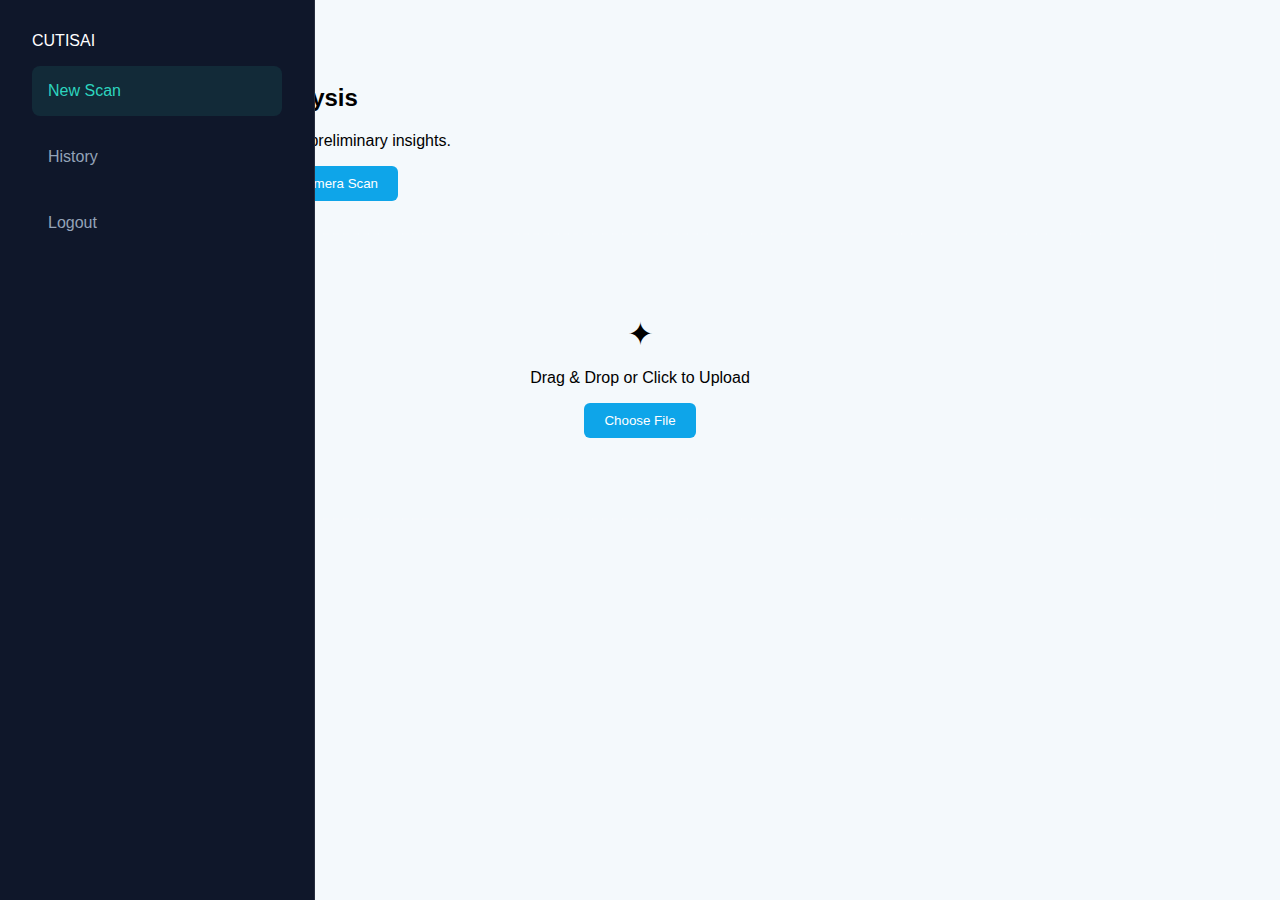
<file: dashboard.html>
<!DOCTYPE html>
<html lang="en">
<head>
    <meta charset="UTF-8">
    <meta name="viewport" content="width=device-width, initial-scale=1.0">
    <title>Analysis Dashboard | Cutis AI</title>
    <link rel="stylesheet" href="style.css">
    <link rel="stylesheet" href="dash-style.css">
</head>
<body class="dash-layout">

    <aside class="sidebar">
        <div class="logo">CUTIS<span>AI</span></div>
        <nav>
            <a href="#" class="active">New Scan</a>
            <a href="#">History</a>
            <a href="index.html">Logout</a>
        </nav>
    </aside>

    <main class="content">
    <header>
        <h2>AI-Assisted Skin Analysis</h2>
        <p>Choose your preferred method for preliminary insights.</p>
    </header>

    <div class="selection-grid" style="display: flex; gap: 20px; margin-bottom: 30px;">
        <button class="btn btn-outline" id="btn-upload-mode">📁 Upload Image</button>
        <button class="btn btn-primary" id="id-start-camera">📸 Live Camera Scan</button>
    </div>

    <div id="camera-container" class="glass-card" style="display: none; padding: 20px; text-align: center;">
        <video id="webcam" autoplay playsinline style="width: 100%; max-width: 500px; border-radius: 15px; background: #000;"></video>
        <canvas id="photo-canvas" style="display: none;"></canvas>
        <div style="margin-top: 15px;">
            <button class="btn btn-primary" id="btn-capture">Capture & Analyze</button>
            <button class="btn btn-outline" id="btn-cancel-cam">Cancel</button>
        </div>
    </div>

    <div class="glass-card upload-zone" id="drop-zone">
        <div class="upload-icon">✦</div>
        <p>Drag & Drop or Click to Upload</p>
        <input type="file" id="file-input" hidden>
        <button class="btn btn-primary" onclick="document.getElementById('file-input').click()">Choose File</button>
    </div>

    <section class="results-grid" id="results-view" style="display: none; margin-top: 30px;">
        <div class="glass-card">
            <h4>Visual Preview</h4>
            <div id="image-preview" style="width: 100%; height: 250px; background: #1e293b; border-radius: 12px; margin-top: 10px;"></div>
        </div>
        <div class="glass-card">
            <h4>Preliminary Insights</h4>
            <div id="analysis-status" class="status-badge" style="color: #2dd4bf; margin: 10px 0;">Processing...</div>
            <p id="insight-text" style="display: none; color: #94a3b8;">
                AI identified visual patterns common in <strong>Visible Skin Irregularities</strong>.
            </p>
        </div>
    </section>
</main>
    <script src="script.js"></script>
</body>
</html>
</file>
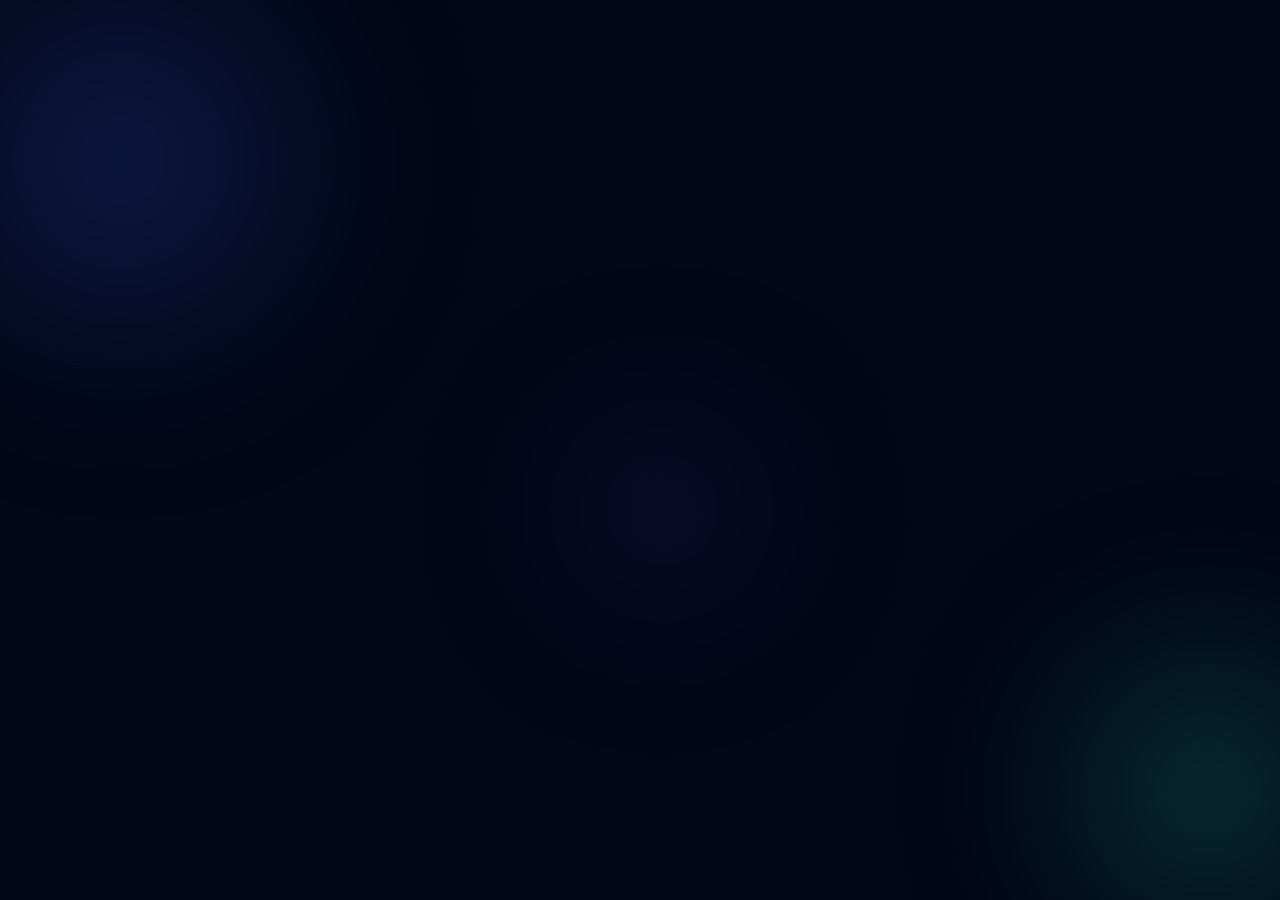
<file: login.html>
<!DOCTYPE html>
<html lang="en">
<head>
  <meta charset="UTF-8" />
  <meta name="viewport" content="width=device-width, initial-scale=1.0" />
  <title>Cutis AI - Secure Access</title>

  <!-- Google Fonts -->
  <link rel="preconnect" href="https://fonts.googleapis.com">
  <link rel="preconnect" href="https://fonts.gstatic.com" crossorigin>
  <link href="https://fonts.googleapis.com/css2?family=Manrope:wght@400;500;600&family=Space+Grotesk:wght@600;700&display=swap" rel="stylesheet">

  <!-- CSS -->
  <link rel="stylesheet" href="design_login.css">
</head>
<body>

  <!-- Animated Background -->
  <div class="ambient-background">
    <div class="blob blob-1"></div>
    <div class="blob blob-2"></div>
    <div class="blob blob-3"></div>
  </div>

  <main class="login-wrapper">
    <div class="login-card">

      <!-- Header -->
      <header class="card-header">
        <h1 class="brand-name">Cutis AI</h1>
        <p class="subtitle">AI-Powered Skin Health Platform</p>
      </header>

      <!-- Login Form -->
      <form class="login-form" onsubmit="login(event)">

        <div class="input-group">
          <label for="email">Email Address</label>
          <input
            type="email"
            id="email"
            placeholder="dr.smith@hospital.com"
            required
          />
        </div>

        <div class="input-group">
          <label for="password">Password</label>
          <input
            type="password"
            id="password"
            placeholder="••••••••"
            required
          />
        </div>

        <button type="submit" class="btn-primary">
          Access Portal →
        </button>

      </form>

      <!-- Footer -->
      <footer class="card-footer">
        <div class="secure-badge">
          🔒 Secure medical-grade authentication
        </div>
      </footer>

    </div>
  </main>

  <!-- JS -->
  <script src="login_js.js"></script>
</body>
</html>
</file>
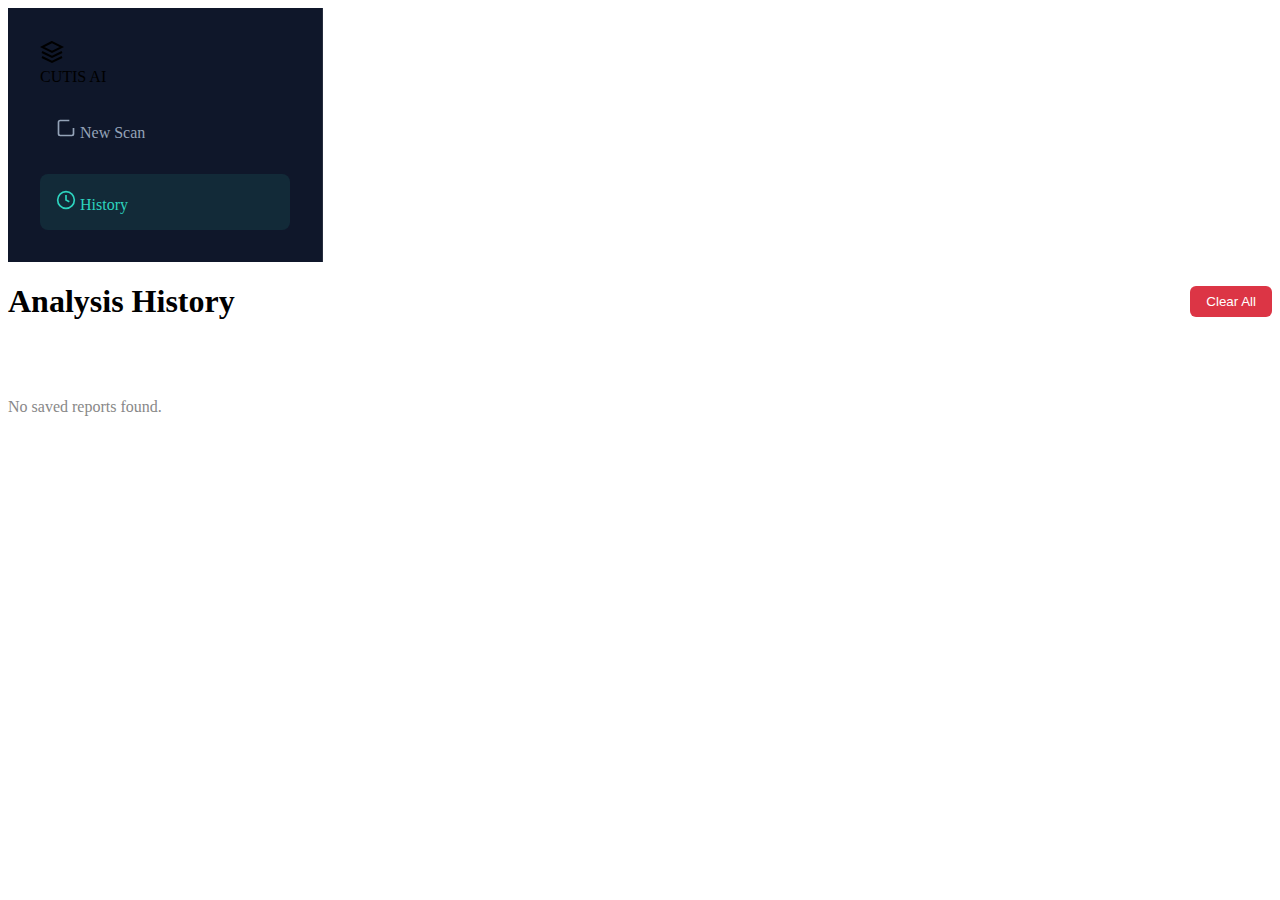
<file: Dashboard_page/history.html>
<!DOCTYPE html>
<html lang="en">
<head>
    <meta charset="UTF-8">
    <meta name="viewport" content="width=device-width, initial-scale=1.0">
    <title>Cutis AI - History</title>
    <link rel="stylesheet" href="dash-style.css">
    <link href="https://fonts.googleapis.com/css2?family=Inter:wght@300;400;500;600;700&display=swap" rel="stylesheet">
    <style>
        /* History Specific Styles */
        .history-grid {
            display: grid; grid-template-columns: repeat(auto-fill, minmax(280px, 1fr)); gap: 20px; padding: 20px 0;
        }
        .history-card {
            background: #1e1e24; border: 1px solid #333; border-radius: 12px; overflow: hidden;
            transition: transform 0.2s;
        }
        .history-card:hover { transform: translateY(-5px); }
        .card-img { width: 100%; height: 160px; object-fit: cover; border-bottom: 1px solid #333; }
        .card-body { padding: 15px; color: #e0e0e0; }
        .card-badge { 
            display: inline-block; padding: 4px 8px; background: rgba(79, 172, 254, 0.2); 
            color: #4facfe; border-radius: 4px; font-size: 12px; margin-bottom: 8px; font-weight: bold;
        }
        .card-meta { font-size: 0.8rem; color: #888; margin-top: 10px; border-top: 1px solid #333; padding-top: 8px; }
        .btn-clear { background: #dc3545; color: white; border: none; padding: 8px 16px; border-radius: 6px; cursor: pointer; }
    </style>
</head>
<body>
    <div class="dashboard-container">
        <aside class="sidebar">
            <div class="sidebar-header">
                <div class="logo-icon">
                    <svg width="24" height="24" viewBox="0 0 24 24" fill="none" stroke="currentColor" stroke-width="2"><path d="M12 2L2 7l10 5 10-5-10-5zM2 17l10 5 10-5M2 12l10 5 10-5"/></svg>
                </div>
                <span class="brand-name">CUTIS AI</span>
            </div>
            <nav class="sidebar-nav">
                <a href="dashboard.html" class="nav-item">
                    <svg width="20" height="20" viewBox="0 0 24 24" fill="none" stroke="currentColor" stroke-width="2"><path d="M21 12v7a2 2 0 0 1-2 2H5a2 2 0 0 1-2-2V5a2 2 0 0 1 2-2h11"></path><line x1="9" y1="9" x2="9.01" y2="9"></line><line x1="9" y1="13" x2="9.01" y2="13"></line><line x1="9" y1="17" x2="9.01" y2="17"></line><line x1="13" y1="9" x2="13.01" y2="9"></line><line x1="13" y1="13" x2="13.01" y2="13"></line><line x1="13" y1="17" x2="13.01" y2="17"></line></svg>
                    New Scan
                </a>
                <a href="history.html" class="nav-item active">
                    <svg width="20" height="20" viewBox="0 0 24 24" fill="none" stroke="currentColor" stroke-width="2"><circle cx="12" cy="12" r="10"></circle><polyline points="12 6 12 12 16 14"></polyline></svg>
                    History
                </a>
            </nav>
        </aside>

        <main class="main-content">
            <div style="display: flex; justify-content: space-between; align-items: center; margin-bottom: 20px;">
                <h1>Analysis History</h1>
                <button onclick="clearHistory()" class="btn-clear">Clear All</button>
            </div>
            <div id="history-grid" class="history-grid"></div>
        </main>
    </div>
    <script src="history.js"></script>
</body>
</html>
</file>
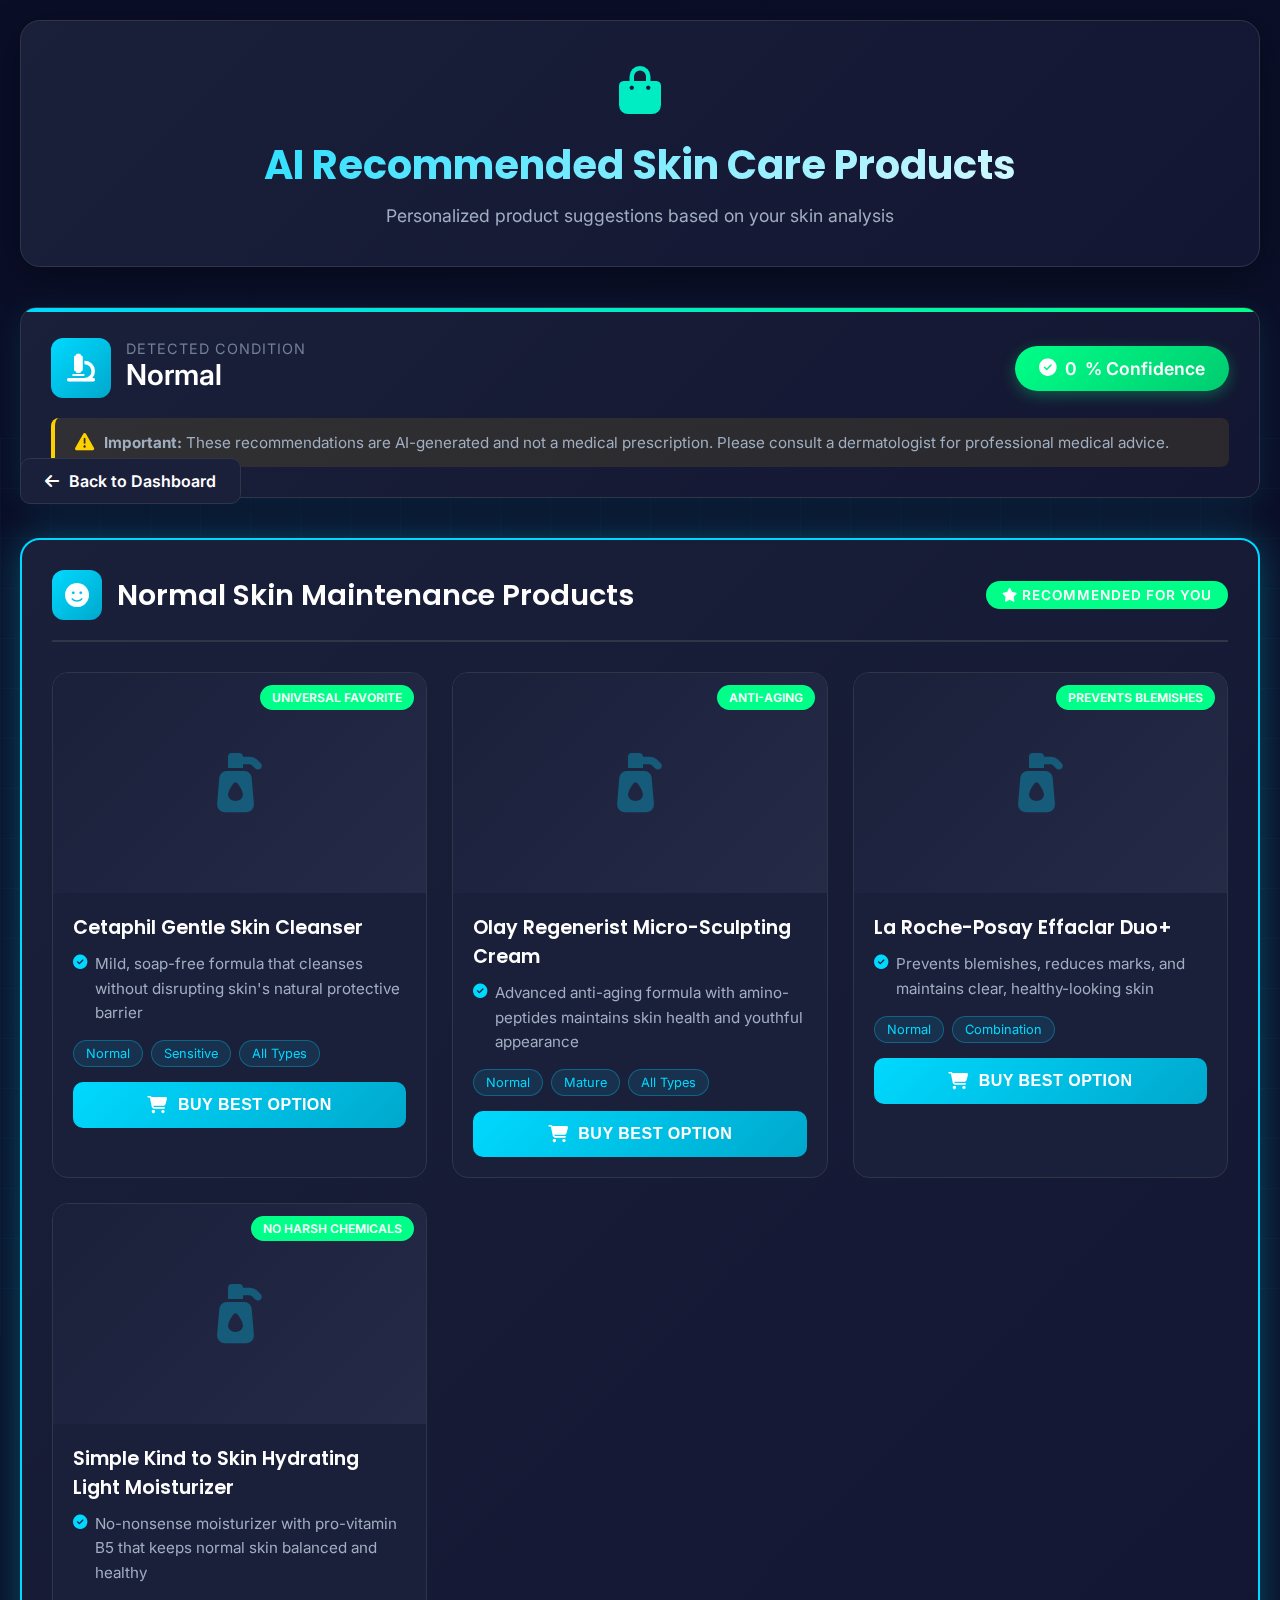
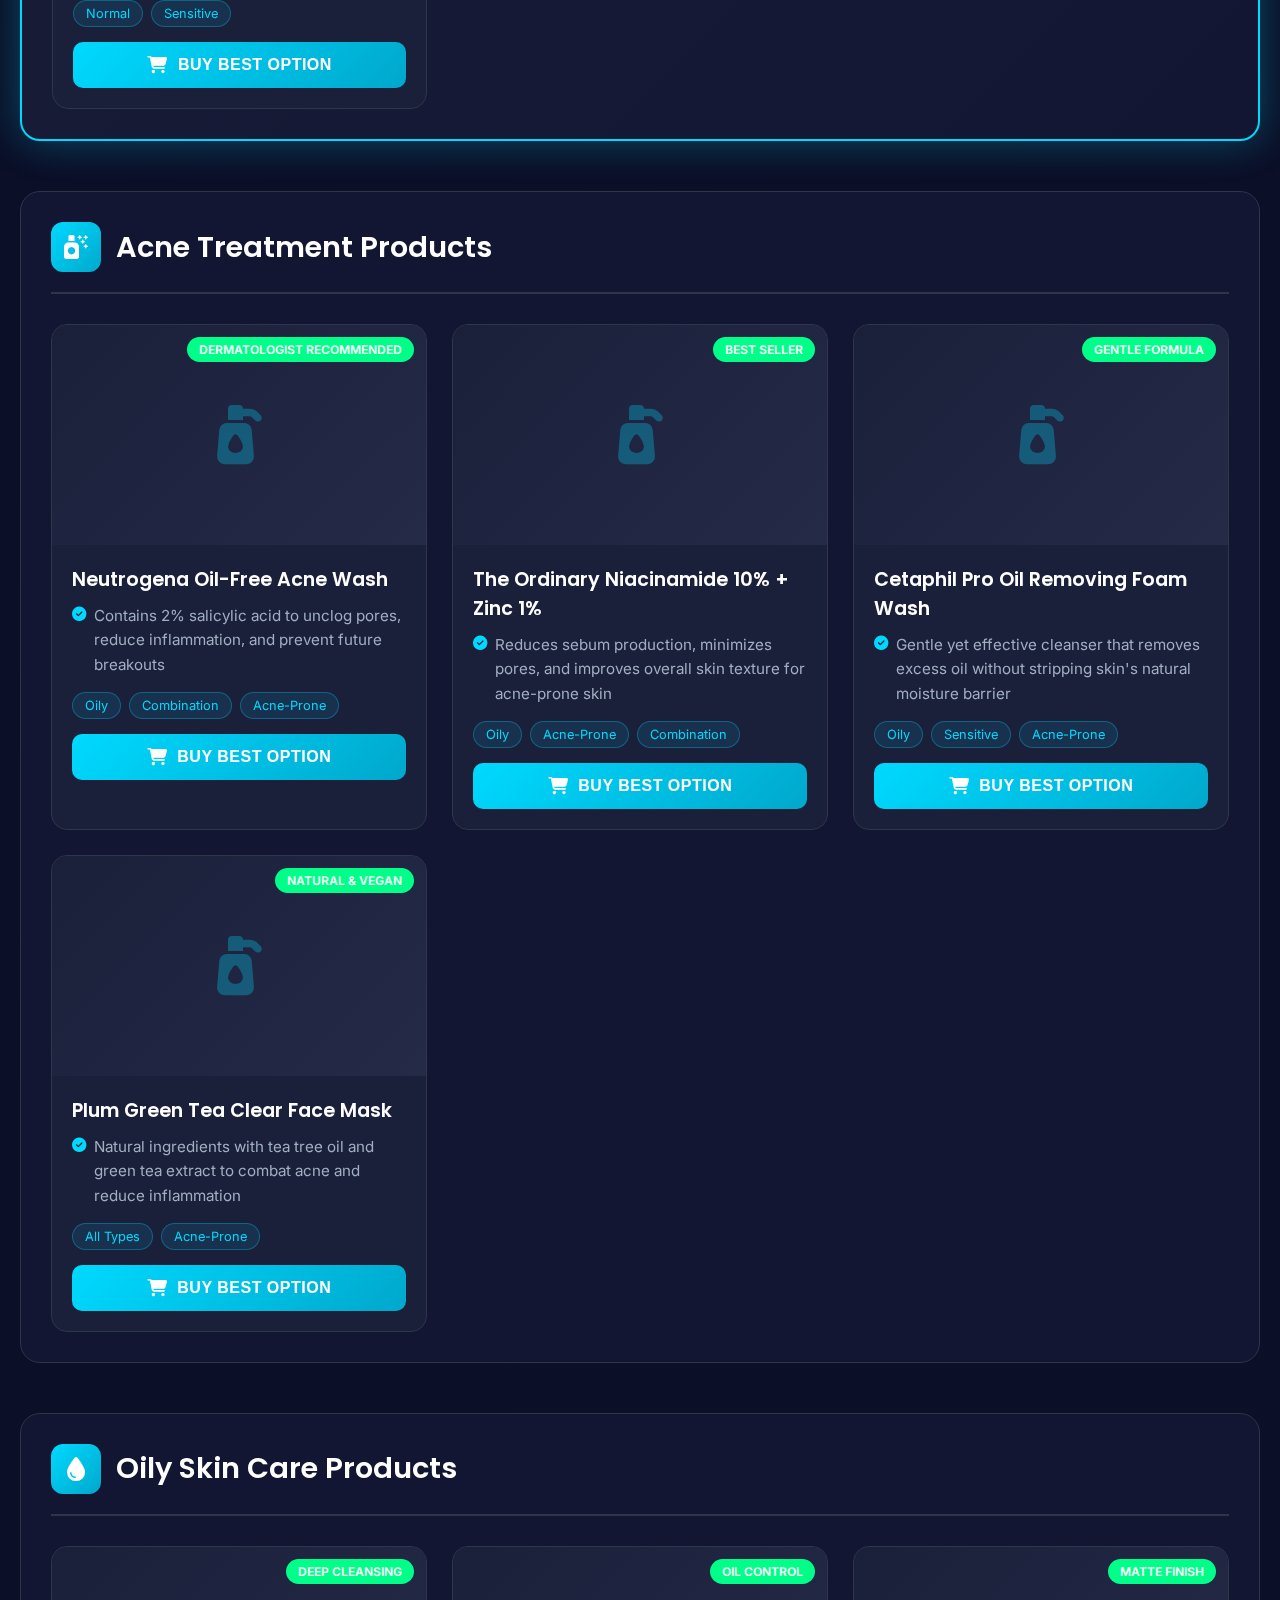
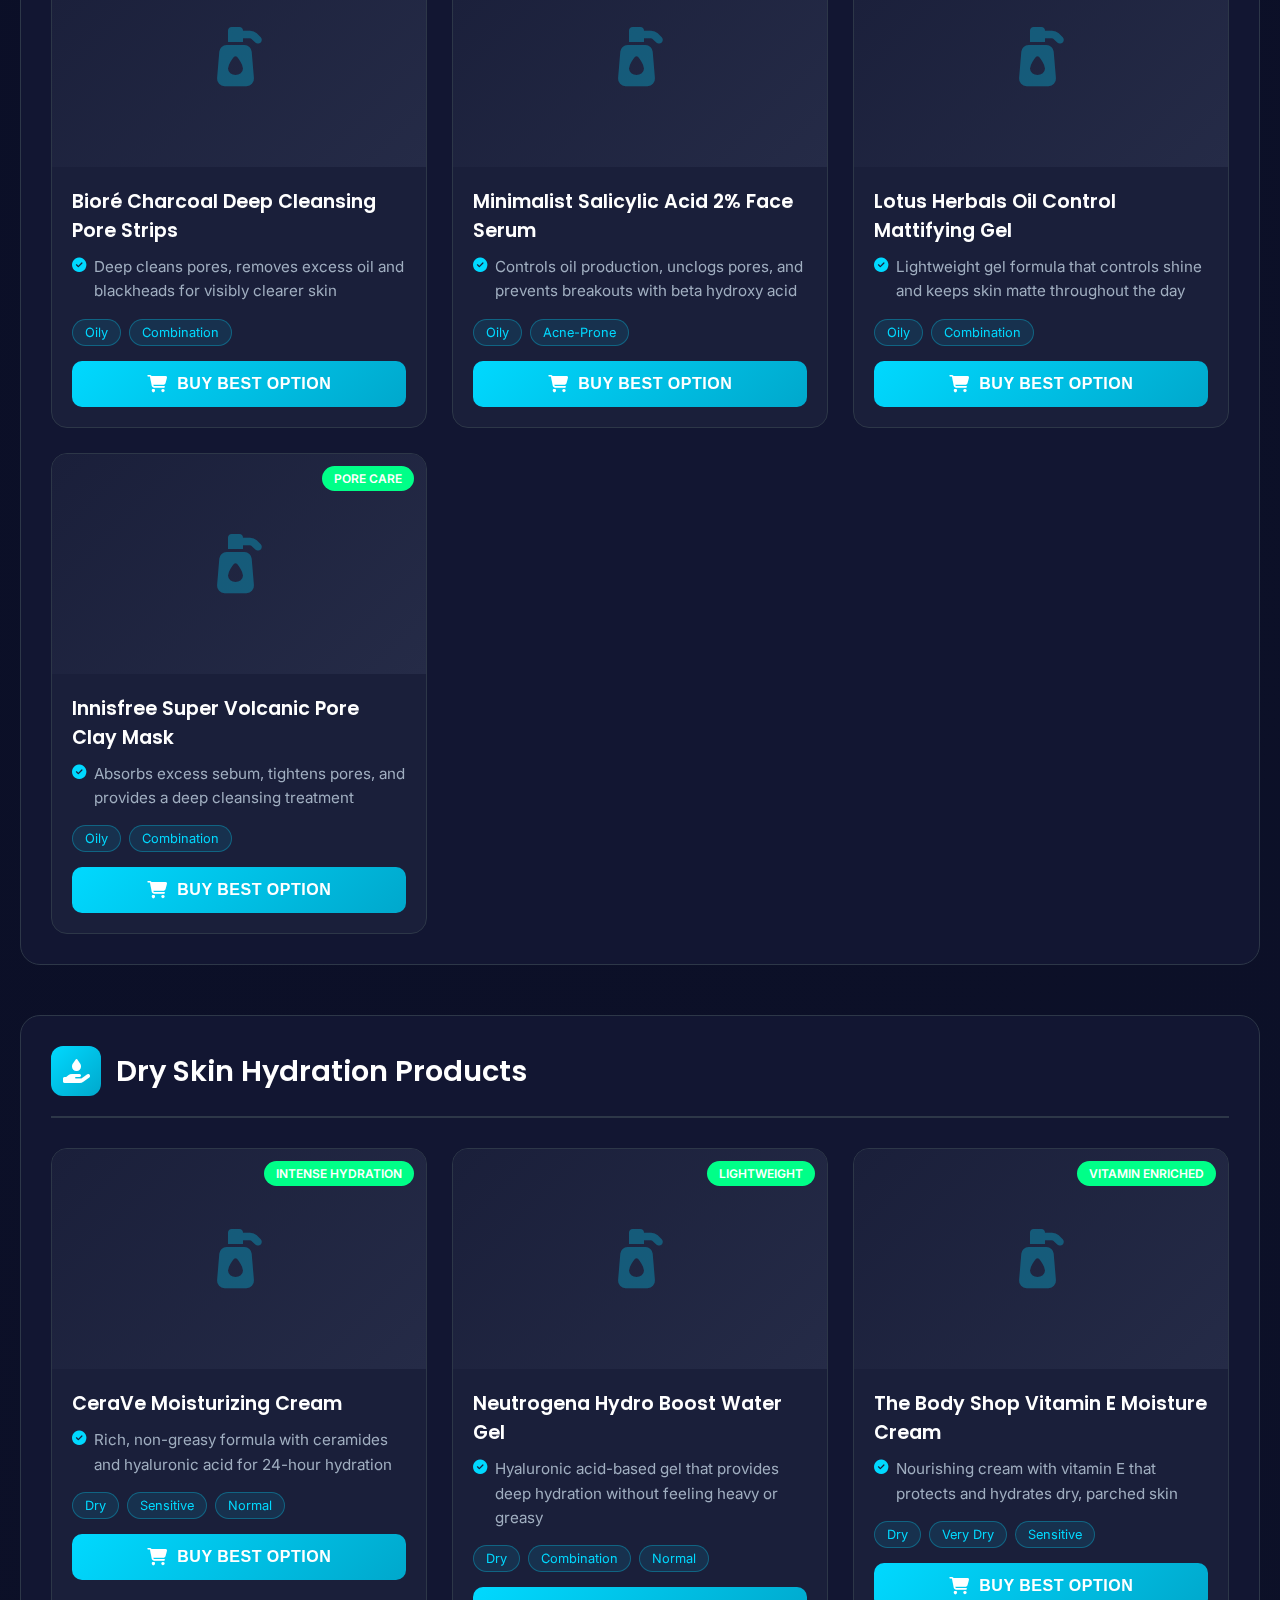
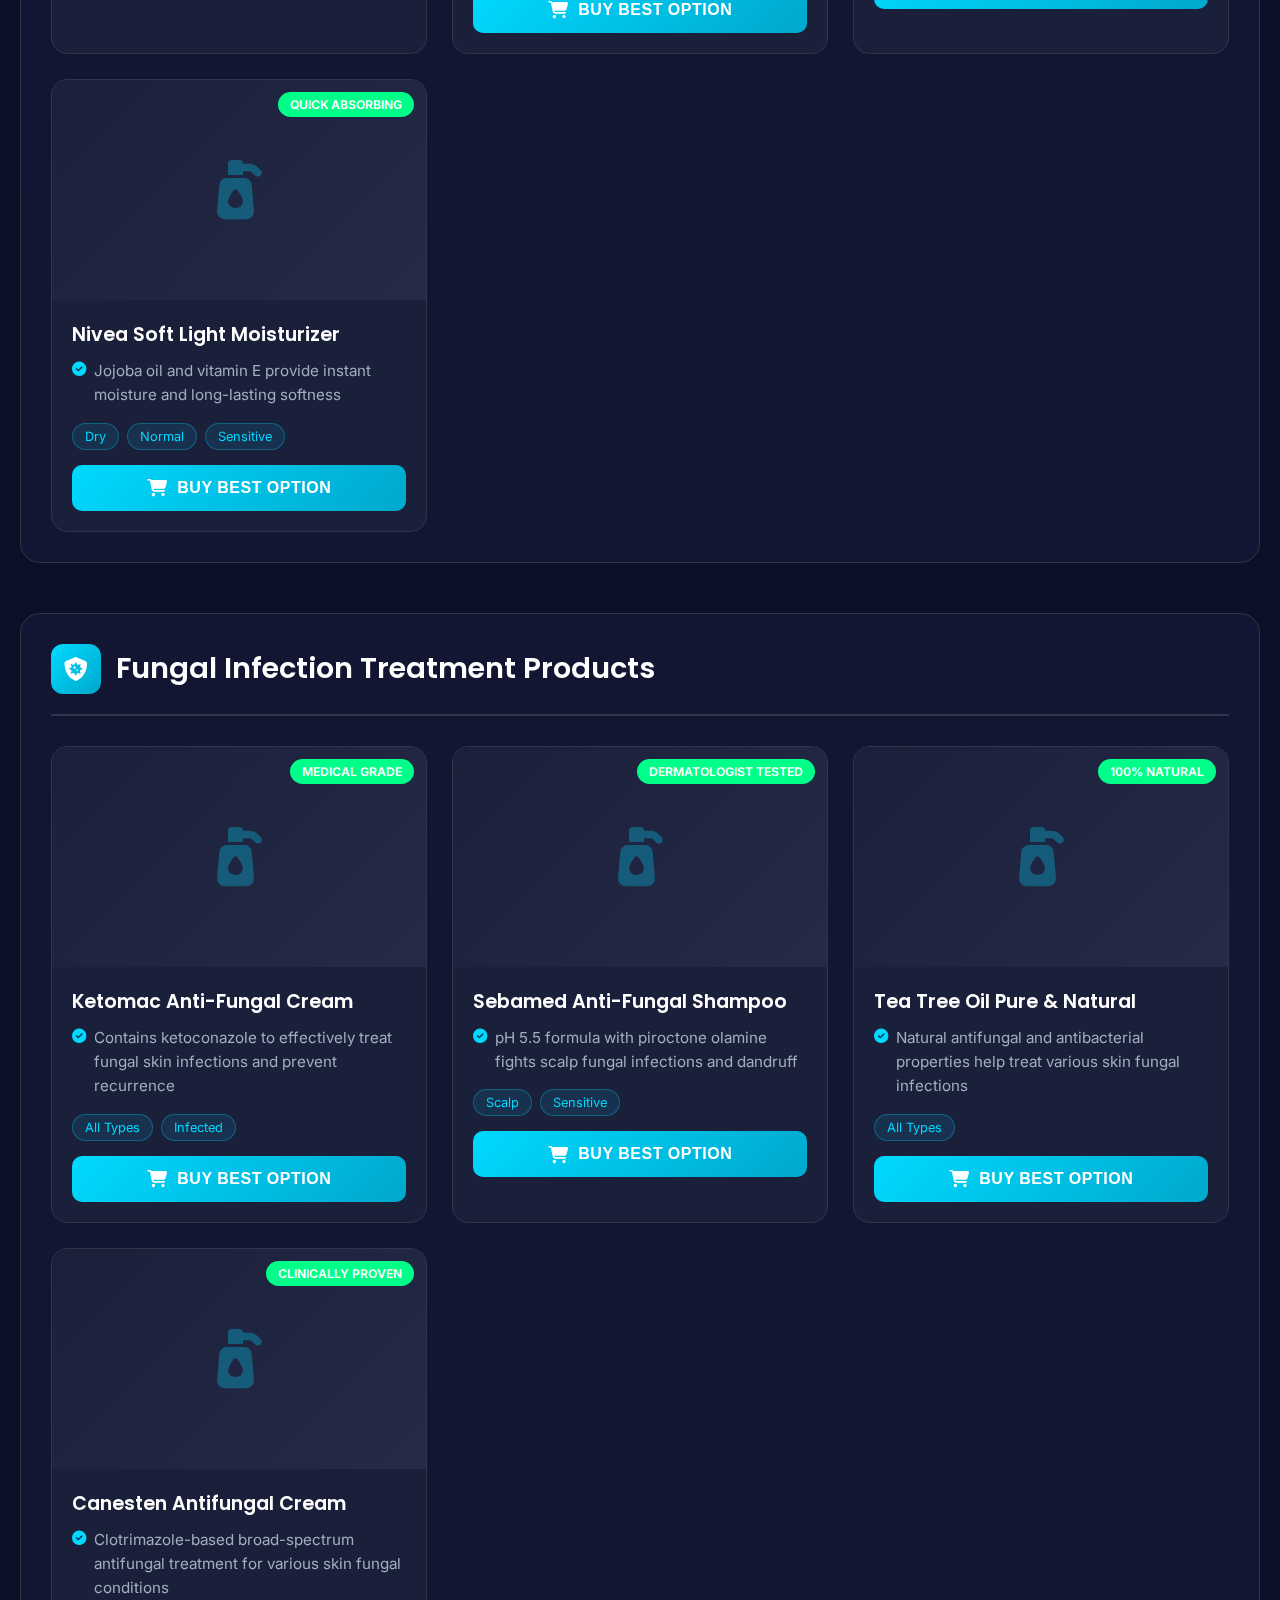
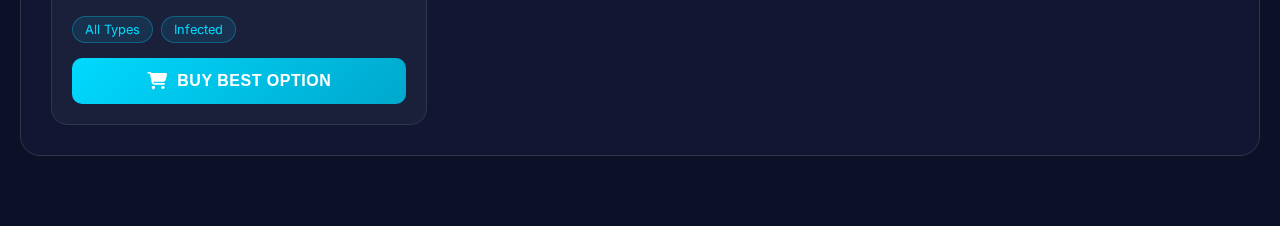
<file: Dashboard_page/product.html>
<!DOCTYPE html>
<html lang="en">
<head>
    <meta charset="UTF-8">
    <meta name="viewport" content="width=device-width, initial-scale=1.0">
    <title>AI Skincare Product Recommendations | DermAI</title>
    
    <!-- Google Fonts -->
    <link href="https://fonts.googleapis.com/css2?family=Inter:wght@300;400;500;600;700&family=Poppins:wght@400;500;600;700&display=swap" rel="stylesheet">
    
    <!-- Font Awesome for Icons -->
    <link rel="stylesheet" href="https://cdnjs.cloudflare.com/ajax/libs/font-awesome/6.4.0/css/all.min.css">
    
    <style>
        * {
            margin: 0;
            padding: 0;
            box-sizing: border-box;
        }

        :root {
            /* Dark Medical Theme */
            --bg-primary: #0a0e27;
            --bg-secondary: #121632;
            --bg-card: #1a1f3a;
            --bg-card-hover: #1f2547;
            --accent-primary: #00d9ff;
            --accent-secondary: #00a8cc;
            --accent-success: #00ff88;
            --accent-warning: #ffd000;
            --accent-danger: #ff4d6a;
            --text-primary: #ffffff;
            --text-secondary: #a0aec0;
            --text-muted: #718096;
            --border-color: #2d3748;
            --glow-blue: rgba(0, 217, 255, 0.3);
            --glow-green: rgba(0, 255, 136, 0.3);
        }

        body {
            font-family: 'Inter', sans-serif;
            background: linear-gradient(135deg, var(--bg-primary) 0%, #0d1128 100%);
            color: var(--text-primary);
            min-height: 100vh;
            overflow-x: hidden;
        }

        /* Animated Background Grid */
        body::before {
            content: '';
            position: fixed;
            top: 0;
            left: 0;
            width: 100%;
            height: 100%;
            background-image: 
                linear-gradient(rgba(0, 217, 255, 0.03) 1px, transparent 1px),
                linear-gradient(90deg, rgba(0, 217, 255, 0.03) 1px, transparent 1px);
            background-size: 50px 50px;
            pointer-events: none;
            z-index: 0;
        }

        .container {
            max-width: 1400px;
            margin: 0 auto;
            padding: 20px;
            position: relative;
            z-index: 1;
        }

        /* Header Section */
        .header {
            text-align: center;
            padding: 40px 20px;
            background: linear-gradient(135deg, var(--bg-card) 0%, var(--bg-secondary) 100%);
            border-radius: 20px;
            border: 1px solid var(--border-color);
            margin-bottom: 40px;
            box-shadow: 0 10px 40px rgba(0, 0, 0, 0.3);
        }

        .header-icon {
            font-size: 48px;
            background: linear-gradient(135deg, var(--accent-primary), var(--accent-success));
            -webkit-background-clip: text;
            -webkit-text-fill-color: transparent;
            margin-bottom: 15px;
        }

        .header h1 {
            font-family: 'Poppins', sans-serif;
            font-size: 2.5rem;
            font-weight: 700;
            margin-bottom: 10px;
            background: linear-gradient(135deg, var(--accent-primary), #fff);
            -webkit-background-clip: text;
            -webkit-text-fill-color: transparent;
        }

        .header p {
            font-size: 1.1rem;
            color: var(--text-secondary);
            font-weight: 400;
        }

        /* Detection Info Card */
        .detection-card {
            background: linear-gradient(135deg, var(--bg-card) 0%, var(--bg-secondary) 100%);
            border-radius: 16px;
            padding: 30px;
            margin-bottom: 40px;
            border: 1px solid var(--border-color);
            box-shadow: 0 8px 32px rgba(0, 217, 255, 0.1);
            position: relative;
            overflow: hidden;
        }

        .detection-card::before {
            content: '';
            position: absolute;
            top: 0;
            left: 0;
            width: 100%;
            height: 4px;
            background: linear-gradient(90deg, var(--accent-primary), var(--accent-success));
        }

        .detection-header {
            display: flex;
            align-items: center;
            justify-content: space-between;
            flex-wrap: wrap;
            gap: 20px;
            margin-bottom: 20px;
        }

        .condition-info {
            display: flex;
            align-items: center;
            gap: 15px;
        }

        .condition-icon {
            width: 60px;
            height: 60px;
            background: linear-gradient(135deg, var(--accent-primary), var(--accent-secondary));
            border-radius: 12px;
            display: flex;
            align-items: center;
            justify-content: center;
            font-size: 28px;
        }

        .condition-details h2 {
            font-size: 1.8rem;
            font-weight: 600;
            margin-bottom: 5px;
        }

        .condition-label {
            color: var(--text-muted);
            font-size: 0.9rem;
            text-transform: uppercase;
            letter-spacing: 1px;
        }

        .confidence-badge {
            background: linear-gradient(135deg, var(--accent-success), #00cc70);
            color: white;
            padding: 12px 24px;
            border-radius: 50px;
            font-weight: 600;
            font-size: 1.1rem;
            display: flex;
            align-items: center;
            gap: 8px;
            box-shadow: 0 4px 15px var(--glow-green);
        }

        .disclaimer {
            background: rgba(255, 208, 0, 0.1);
            border-left: 4px solid var(--accent-warning);
            padding: 15px 20px;
            border-radius: 8px;
            margin-top: 20px;
        }

        .disclaimer p {
            color: var(--text-secondary);
            font-size: 0.95rem;
            display: flex;
            align-items: center;
            gap: 10px;
        }

        .disclaimer i {
            color: var(--accent-warning);
            font-size: 1.2rem;
        }

        /* Product Sections */
        .product-section {
            margin-bottom: 50px;
            padding: 30px;
            background: var(--bg-secondary);
            border-radius: 20px;
            border: 1px solid var(--border-color);
            transition: all 0.3s ease;
        }

        .product-section.highlighted {
            border: 2px solid var(--accent-primary);
            box-shadow: 0 0 40px var(--glow-blue);
            background: linear-gradient(135deg, var(--bg-card) 0%, var(--bg-secondary) 100%);
            animation: pulseGlow 2s ease-in-out infinite;
        }

        @keyframes pulseGlow {
            0%, 100% {
                box-shadow: 0 0 40px var(--glow-blue);
            }
            50% {
                box-shadow: 0 0 60px var(--glow-blue), 0 0 80px rgba(0, 217, 255, 0.2);
            }
        }

        .section-header {
            display: flex;
            align-items: center;
            gap: 15px;
            margin-bottom: 30px;
            padding-bottom: 20px;
            border-bottom: 2px solid var(--border-color);
        }

        .section-icon {
            width: 50px;
            height: 50px;
            background: linear-gradient(135deg, var(--accent-primary), var(--accent-secondary));
            border-radius: 12px;
            display: flex;
            align-items: center;
            justify-content: center;
            font-size: 24px;
        }

        .section-header h2 {
            font-family: 'Poppins', sans-serif;
            font-size: 1.8rem;
            font-weight: 600;
            flex: 1;
        }

        .recommended-badge {
            background: var(--accent-success);
            color: white;
            padding: 6px 16px;
            border-radius: 20px;
            font-size: 0.85rem;
            font-weight: 600;
            text-transform: uppercase;
            letter-spacing: 1px;
            display: none;
        }

        .product-section.highlighted .recommended-badge {
            display: block;
            animation: bounceIn 0.6s ease;
        }

        @keyframes bounceIn {
            0% {
                transform: scale(0);
            }
            50% {
                transform: scale(1.1);
            }
            100% {
                transform: scale(1);
            }
        }

        /* Product Grid */
        .product-grid {
            display: grid;
            grid-template-columns: repeat(auto-fit, minmax(280px, 1fr));
            gap: 25px;
        }

        /* Product Card */
        .product-card {
            background: var(--bg-card);
            border-radius: 16px;
            overflow: hidden;
            border: 1px solid var(--border-color);
            transition: all 0.3s ease;
            cursor: pointer;
            position: relative;
        }

        .product-card:hover {
            transform: translateY(-8px);
            border-color: var(--accent-primary);
            box-shadow: 0 12px 35px rgba(0, 217, 255, 0.2);
        }

        .product-image {
            width: 100%;
            height: 220px;
            background: linear-gradient(135deg, #1a1f3a 0%, #252b47 100%);
            display: flex;
            align-items: center;
            justify-content: center;
            overflow: hidden;
            position: relative;
        }

        .product-image img {
            width: 100%;
            height: 100%;
            object-fit: cover;
        }

        .product-image i {
            font-size: 60px;
            color: var(--accent-primary);
            opacity: 0.3;
        }

        .product-badge {
            position: absolute;
            top: 12px;
            right: 12px;
            background: var(--accent-success);
            color: white;
            padding: 5px 12px;
            border-radius: 20px;
            font-size: 0.75rem;
            font-weight: 600;
            text-transform: uppercase;
        }

        .product-content {
            padding: 20px;
        }

        .product-name {
            font-size: 1.2rem;
            font-weight: 600;
            margin-bottom: 10px;
            color: var(--text-primary);
            font-family: 'Poppins', sans-serif;
        }

        .product-reason {
            color: var(--text-secondary);
            font-size: 0.95rem;
            line-height: 1.6;
            margin-bottom: 15px;
            display: flex;
            align-items: flex-start;
            gap: 8px;
        }

        .product-reason i {
            color: var(--accent-primary);
            margin-top: 3px;
            font-size: 0.9rem;
        }

        .skin-type-tags {
            display: flex;
            flex-wrap: wrap;
            gap: 8px;
            margin-bottom: 15px;
        }

        .skin-tag {
            background: rgba(0, 217, 255, 0.1);
            color: var(--accent-primary);
            padding: 5px 12px;
            border-radius: 20px;
            font-size: 0.8rem;
            border: 1px solid rgba(0, 217, 255, 0.3);
        }

        .buy-button {
            width: 100%;
            background: linear-gradient(135deg, var(--accent-primary), var(--accent-secondary));
            color: white;
            border: none;
            padding: 14px;
            border-radius: 10px;
            font-weight: 600;
            font-size: 1rem;
            cursor: pointer;
            transition: all 0.3s ease;
            display: flex;
            align-items: center;
            justify-content: center;
            gap: 10px;
            text-transform: uppercase;
            letter-spacing: 0.5px;
        }

        .buy-button:hover {
            transform: scale(1.02);
            box-shadow: 0 8px 25px rgba(0, 217, 255, 0.4);
        }

        .buy-button i {
            font-size: 1.1rem;
        }

        /* Back Button */
        .back-button {
            position: fixed;
            top: 20px;
            left: 20px;
            background: var(--bg-card);
            color: var(--text-primary);
            border: 1px solid var(--border-color);
            padding: 12px 24px;
            border-radius: 10px;
            font-weight: 600;
            cursor: pointer;
            transition: all 0.3s ease;
            display: flex;
            align-items: center;
            gap: 10px;
            z-index: 1000;
            text-decoration: none;
        }

        .back-button:hover {
            background: var(--accent-primary);
            border-color: var(--accent-primary);
            transform: translateX(-5px);
        }

        /* Responsive Design */
        @media (max-width: 768px) {
            .header h1 {
                font-size: 1.8rem;
            }

            .detection-header {
                flex-direction: column;
                align-items: flex-start;
            }

            .product-grid {
                grid-template-columns: 1fr;
            }

            .back-button {
                top: 10px;
                left: 10px;
                padding: 10px 16px;
                font-size: 0.9rem;
            }
        }

        /* Loading Animation */
        .loading {
            text-align: center;
            padding: 60px 20px;
        }

        .loader {
            width: 50px;
            height: 50px;
            border: 4px solid var(--border-color);
            border-top-color: var(--accent-primary);
            border-radius: 50%;
            animation: spin 1s linear infinite;
            margin: 0 auto 20px;
        }

        @keyframes spin {
            to { transform: rotate(360deg); }
        }
    </style>
</head>
<body>
    <!-- Back to Dashboard Button -->
    <a href="dashboard.html" class="back-button">
        <i class="fas fa-arrow-left"></i>
        <span>Back to Dashboard</span>
    </a>

    <div class="container">
        <!-- Header -->
        <div class="header">
            <div class="header-icon">
                <i class="fas fa-shopping-bag"></i>
            </div>
            <h1>AI Recommended Skin Care Products</h1>
            <p>Personalized product suggestions based on your skin analysis</p>
        </div>

        <!-- Detection Info Card -->
        <div class="detection-card" id="detectionCard">
            
            <div class="detection-header">
                <div class="condition-info">
                    <div class="condition-icon">
                        <i class="fas fa-microscope"></i>
                    </div>
                    <div class="condition-details">
                        <p class="condition-label">Detected Condition</p>
                        <h2 id="detectedCondition">Loading...</h2>
                    </div>
                </div>
                <div class="confidence-badge">
                    <i class="fas fa-check-circle"></i>
                    <span id="confidenceScore">--</span>% Confidence
                </div>
            </div>
            <div class="disclaimer">
                <p>
                    <i class="fas fa-exclamation-triangle"></i>
                    <span><strong>Important:</strong> These recommendations are AI-generated and not a medical prescription. Please consult a dermatologist for professional medical advice.</span>
                </p>
            </div>
        </div>

        <!-- Product Sections Container -->
        <div id="productSections">
            <!-- Loading State -->
            <div class="loading">
                <div class="loader"></div>
                <p style="color: var(--text-secondary);">Loading product recommendations...</p>
            </div>
        </div>
    </div>

    <script src="product.js"></script>
</body>
</html>
</file>
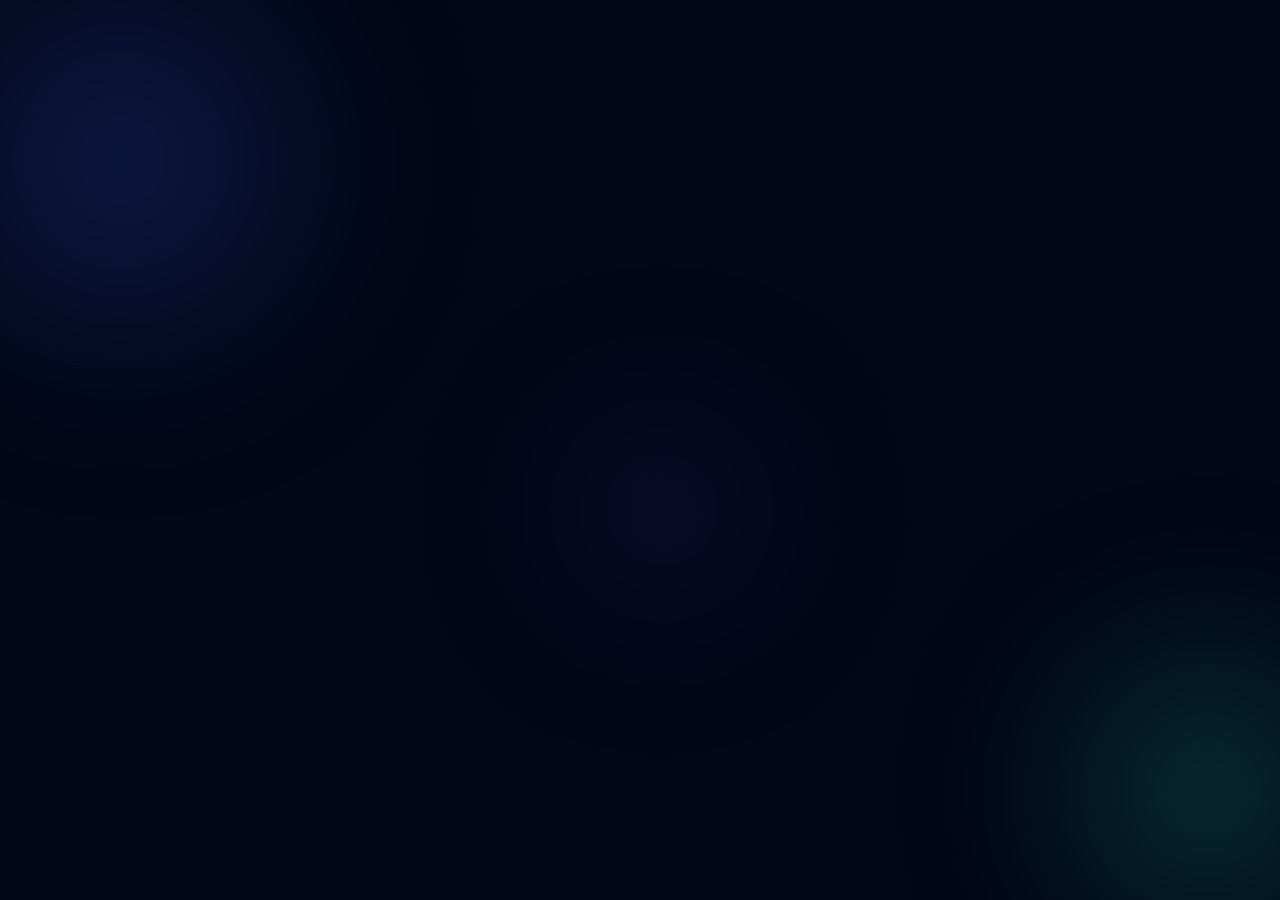
<file: login_page/setup_username.html>
<!DOCTYPE html>
<html lang="en">
<head>
    <meta charset="UTF-8">
    <meta name="viewport" content="width=device-width, initial-scale=1.0">
    <title>Create Username | Cutis AI</title>
    
    <link href="https://fonts.googleapis.com/css2?family=Inter:wght@300;400;500;600;700;800&display=swap" rel="stylesheet">
    <link rel="stylesheet" href="design_login.css">
</head>
<body>

    <div class="ambient-background">
        <div class="blob blob-1"></div>
        <div class="blob blob-2"></div>
        <div class="blob blob-3"></div>
    </div>

    <main class="login-wrapper">
        <div class="login-card">
            
            <header class="card-header">
                <div class="header-content">
                    <span class="badge">Identity Setup</span>
                    <h1 class="brand-name">CUTIS<span>AI</span></h1>
                    <p class="subtitle">Personalize your professional profile to continue to the dashboard.</p>
                </div>
            </header>

            <form class="login-form" onsubmit="setUsername(event)">
                <div class="input-group">
                    <label for="username">Unique Username</label>
                    <input 
                        type="text" 
                        id="username" 
                        name="username" 
                        placeholder="e.g. saai_k" 
                        autocomplete="off" 
                        required
                    >
                </div>

                <button type="submit" class="btn-primary">
                    Finalize Setup <span class="arrow">&rarr;</span>
                </button>
            </form>

            <footer class="card-footer">
                <div class="secure-badge">
                    <span class="lock-icon">🔒</span> Profile data is secured and encrypted
                </div>
            </footer>
        </div>
    </main>

    <script src="setup_username.js"></script>
</body>
</html>
</file>
<file: style.css>
body {
  font-family: Arial, sans-serif;
  background: #f4f9fc;
  margin: 0;
}

.center {
  display: flex;
  justify-content: center;
  align-items: center;
  height: 100vh;
}

.card {
  background: white;
  padding: 30px;
  border-radius: 12px;
  box-shadow: 0 8px 20px rgba(0,0,0,0.1);
  text-align: center;
}

.hero {
  width: 420px;
}

.version {
  color: #64748b;
  font-size: 14px;
}

input {
  width: 100%;
  padding: 10px;
  margin: 10px 0;
}

button {
  padding: 10px 20px;
  background: #0ea5e9;
  color: white;
  border: none;
  border-radius: 6px;
  cursor: pointer;
}

.sidebar {
  width: 220px;
  height: 100vh;
  background: #0ea5e9;
  color: white;
  padding: 20px;
  position: fixed;
}

.sidebar h2 {
  margin-bottom: 30px;
}

.sidebar ul li {
  list-style: none;
  margin: 15px 0;
}

.main {
  margin-left: 240px;
  padding: 30px;
}

#preview {
  width: 200px;
  display: block;
  margin: 10px auto;
}

#loader {
  display: none;
  color: orange;
}

#resultBox {
  display: none;
}

video {
  width: 300px;
  border-radius: 8px;
}
</file>
<file: dash-style.css>
.dash-layout { display: flex; min-height: 100vh; }

.sidebar {
    width: 250px;
    background: #0f172a;
    padding: 2rem;
    border-right: 1px solid rgba(255,255,255,0.1);
}

.sidebar nav a {
    display: block;
    color: #94a3b8;
    padding: 1rem;
    text-decoration: none;
    margin-top: 1rem;
}

.sidebar nav a.active { color: #2dd4bf; background: rgba(45,212,191,0.1); border-radius: 8px; }

.content { flex: 1; padding: 4rem; }

.upload-zone {
    margin-top: 2rem;
    padding: 5rem;
    text-align: center;
    border: 2px dashed rgba(255,255,255,0.1);
}


.results-grid {
    display: grid;
    grid-template-columns: 1fr 1fr; /* Puts preview and results side-by-side */
    gap: 20px;
}

.status-badge {
    padding: 5px 12px;
    background: rgba(45, 212, 191, 0.1);
    border-radius: 20px;
    display: inline-block;
    font-size: 0.8rem;
}

.upload-icon {
    font-size: 2rem;
    color: var(--primary);
    margin-bottom: 10px;
}
</file>
<file: Dashboard_page/dash-style.css>
.dash-layout { display: flex; min-height: 100vh; }

.sidebar {
    width: 250px;
    background: #0f172a;
    padding: 2rem;
    border-right: 1px solid rgba(255,255,255,0.1);
}

.sidebar nav a {
    display: block;
    color: #94a3b8;
    padding: 1rem;
    text-decoration: none;
    margin-top: 1rem;
}

.sidebar nav a.active { color: #2dd4bf; background: rgba(45,212,191,0.1); border-radius: 8px; }

.content { flex: 1; padding: 4rem; }

.upload-zone {
    margin-top: 2rem;
    padding: 5rem;
    text-align: center;
    border: 2px dashed rgba(255,255,255,0.1);
}


.results-grid {
    display: grid;
    grid-template-columns: 1fr 1fr; /* Puts preview and results side-by-side */
    gap: 20px;
}

.status-badge {
    padding: 5px 12px;
    background: rgba(45, 212, 191, 0.1);
    border-radius: 20px;
    display: inline-block;
    font-size: 0.8rem;
}

.upload-icon {
    font-size: 2rem;
    color: var(--primary);
    margin-bottom: 10px;
}
</file>
<file: design_login.css>
/* -----------------------------------------------------------
   GLOBAL VARIABLES & RESET
   ----------------------------------------------------------- */
   :root {
    /* Colors - Dark Medical Theme */
    --bg-deep: #020617;        /* Very dark slate/blue */
    --bg-card: rgba(15, 23, 42, 0.6);
    --primary-accent: #0ea5e9; /* Medical Cyan/Blue */
    --primary-glow: rgba(14, 165, 233, 0.4);
    --secondary-accent: #2dd4bf; /* Teal */
    
    /* Text Colors */
    --text-main: #f8fafc;
    --text-muted: #94a3b8;
    --text-placeholder: #475569;
    
    /* Borders & Glass */
    --border-glass: rgba(255, 255, 255, 0.08);
    --border-focus: rgba(14, 165, 233, 0.6);
    
    /* Typography */
    --font-heading: 'Space Grotesk', sans-serif;
    --font-body: 'Manrope', sans-serif;
    
    /* Transitions */
    --ease-smooth: cubic-bezier(0.4, 0, 0.2, 1);
}

* {
    margin: 0;
    padding: 0;
    box-sizing: border-box;
}

body {
    background-color: var(--bg-deep);
    font-family: var(--font-body);
    color: var(--text-main);
    min-height: 100vh;
    display: flex;
    justify-content: center;
    align-items: center;
    overflow: hidden; /* Prevent scrollbars from background blobs */
    -webkit-font-smoothing: antialiased;
}

/* -----------------------------------------------------------
   AMBIENT BACKGROUND ANIMATION
   ----------------------------------------------------------- */
.ambient-background {
    position: fixed;
    top: 0;
    left: 0;
    width: 100%;
    height: 100%;
    z-index: -1;
    overflow: hidden;
}

.blob {
    position: absolute;
    border-radius: 50%;
    filter: blur(80px);
    opacity: 0.5;
    animation: float 20s infinite ease-in-out;
}

.blob-1 {
    width: 500px;
    height: 500px;
    background: radial-gradient(circle, #1e3a8a 0%, transparent 70%);
    top: -10%;
    left: -10%;
    animation-delay: 0s;
}

.blob-2 {
    width: 400px;
    height: 400px;
    background: radial-gradient(circle, #0f766e 0%, transparent 70%); /* Dark Teal */
    bottom: -10%;
    right: -10%;
    animation-delay: -5s;
}

.blob-3 {
    width: 300px;
    height: 300px;
    background: radial-gradient(circle, #312e81 0%, transparent 70%); /* Indigo */
    top: 40%;
    left: 40%;
    opacity: 0.3;
    animation-delay: -10s;
}

@keyframes float {
    0% { transform: translate(0, 0) scale(1); }
    33% { transform: translate(30px, -50px) scale(1.1); }
    66% { transform: translate(-20px, 20px) scale(0.9); }
    100% { transform: translate(0, 0) scale(1); }
}

/* -----------------------------------------------------------
   LOGIN CARD WRAPPER
   ----------------------------------------------------------- */
.login-wrapper {
    width: 100%;
    padding: 20px;
    display: flex;
    justify-content: center;
    perspective: 1000px;
}

.login-card {
    background: var(--bg-card);
    width: 100%;
    max-width: 420px;
    padding: 3rem 2.5rem;
    border-radius: 24px;
    border: 1px solid var(--border-glass);
    box-shadow: 
        0 25px 50px -12px rgba(0, 0, 0, 0.5),
        0 0 0 1px rgba(255, 255, 255, 0.05) inset; /* Inner light rim */
    backdrop-filter: blur(16px);
    -webkit-backdrop-filter: blur(16px);
    
    display: flex;
    flex-direction: column;
    gap: 2rem;
    
    transition: transform 0.4s var(--ease-smooth), box-shadow 0.4s var(--ease-smooth);
    animation: slideUp 0.8s var(--ease-smooth) forwards;
    opacity: 0;
    transform: translateY(20px);
}

.login-card:hover {
    transform: translateY(-5px);
    box-shadow: 0 30px 60px -10px rgba(0, 0, 0, 0.6);
}

/* -----------------------------------------------------------
   HEADER & TYPOGRAPHY
   ----------------------------------------------------------- */
.card-header {
    text-align: center;
}

.brand-name {
    font-family: var(--font-heading);
    font-size: 2.5rem;
    font-weight: 700;
    letter-spacing: -0.03em;
    margin-bottom: 0.5rem;
    
    /* Gradient Text */
    background: linear-gradient(135deg, #ffffff 20%, var(--primary-accent) 100%);
    -webkit-background-clip: text;
    -webkit-text-fill-color: transparent;
    background-clip: text;
    
    text-shadow: 0 4px 12px rgba(14, 165, 233, 0.15);
}

.subtitle {
    font-size: 0.95rem;
    color: var(--text-muted);
    font-weight: 400;
    letter-spacing: 0.02em;
}

/* -----------------------------------------------------------
   FORM ELEMENTS
   ----------------------------------------------------------- */
.login-form {
    display: flex;
    flex-direction: column;
    gap: 1.5rem;
}

.input-group {
    display: flex;
    flex-direction: column;
    gap: 0.5rem;
    position: relative;
}

.input-group label {
    font-size: 0.85rem;
    font-weight: 500;
    color: var(--text-main);
    margin-left: 4px;
}

.input-group input {
    width: 100%;
    background: rgba(2, 6, 23, 0.5);
    border: 1px solid var(--border-glass);
    border-radius: 12px;
    padding: 14px 16px;
    font-family: var(--font-body);
    font-size: 1rem;
    color: var(--text-main);
    outline: none;
    transition: all 0.3s var(--ease-smooth);
}

.input-group input::placeholder {
    color: var(--text-placeholder);
}

.input-group input:focus {
    border-color: var(--border-focus);
    box-shadow: 0 0 0 4px rgba(14, 165, 233, 0.1);
    background: rgba(2, 6, 23, 0.8);
}

/* -----------------------------------------------------------
   BUTTONS
   ----------------------------------------------------------- */
.btn-primary {
    width: 100%;
    padding: 14px;
    margin-top: 0.5rem;
    border-radius: 12px;
    border: none;
    
    /* Gradient Button */
    background: linear-gradient(135deg, var(--primary-accent), #0284c7);
    color: #ffffff;
    
    font-family: var(--font-body);
    font-weight: 600;
    font-size: 1rem;
    cursor: pointer;
    
    display: flex;
    align-items: center;
    justify-content: center;
    gap: 8px;
    
    transition: all 0.3s var(--ease-smooth);
    box-shadow: 0 4px 6px -1px rgba(0, 0, 0, 0.2), 0 0 20px var(--primary-glow);
}

.btn-primary:hover {
    transform: translateY(-2px);
    box-shadow: 0 10px 15px -3px rgba(0, 0, 0, 0.3), 0 0 25px var(--primary-glow);
    filter: brightness(110%);
}

.btn-primary:active {
    transform: translateY(0);
}

.arrow-icon {
    width: 18px;
    height: 18px;
    transition: transform 0.3s var(--ease-smooth);
}

.btn-primary:hover .arrow-icon {
    transform: translateX(4px);
}

/* -----------------------------------------------------------
   FOOTER / HELPER TEXT
   ----------------------------------------------------------- */
.card-footer {
    display: flex;
    justify-content: center;
    border-top: 1px solid var(--border-glass);
    padding-top: 1.5rem;
}

.secure-badge {
    display: flex;
    align-items: center;
    gap: 6px;
    font-size: 0.75rem;
    color: #64748b;
    background: rgba(255, 255, 255, 0.03);
    padding: 6px 12px;
    border-radius: 20px;
    border: 1px solid rgba(255, 255, 255, 0.05);
    user-select: none;
}

/* -----------------------------------------------------------
   ANIMATIONS
   ----------------------------------------------------------- */
@keyframes slideUp {
    0% {
        opacity: 0;
        transform: translateY(40px);
    }
    100% {
        opacity: 1;
        transform: translateY(0);
    }
}

/* -----------------------------------------------------------
   RESPONSIVE ADJUSTMENTS
   ----------------------------------------------------------- */
@media (max-width: 480px) {
    .login-card {
        padding: 2rem 1.5rem;
    }
    
    .brand-name {
        font-size: 2rem;
    }
}
</file>
<file: login_page/design_login.css>
/* -----------------------------------------------------------
   GLOBAL VARIABLES & RESET
   ----------------------------------------------------------- */
   :root {
    /* Colors - Dark Medical Theme */
    --bg-deep: #020617;        /* Very dark slate/blue */
    --bg-card: rgba(15, 23, 42, 0.6);
    --primary-accent: #0ea5e9; /* Medical Cyan/Blue */
    --primary-glow: rgba(14, 165, 233, 0.4);
    --secondary-accent: #2dd4bf; /* Teal */
    
    /* Text Colors */
    --text-main: #f8fafc;
    --text-muted: #94a3b8;
    --text-placeholder: #475569;
    
    /* Borders & Glass */
    --border-glass: rgba(255, 255, 255, 0.08);
    --border-focus: rgba(14, 165, 233, 0.6);
    
    /* Typography */
    --font-heading: 'Space Grotesk', sans-serif;
    --font-body: 'Manrope', sans-serif;
    
    /* Transitions */
    --ease-smooth: cubic-bezier(0.4, 0, 0.2, 1);
}

* {
    margin: 0;
    padding: 0;
    box-sizing: border-box;
}

body {
    background-color: var(--bg-deep);
    font-family: var(--font-body);
    color: var(--text-main);
    min-height: 100vh;
    display: flex;
    justify-content: center;
    align-items: center;
    overflow: hidden; /* Prevent scrollbars from background blobs */
    -webkit-font-smoothing: antialiased;
}

/* -----------------------------------------------------------
   AMBIENT BACKGROUND ANIMATION
   ----------------------------------------------------------- */
.ambient-background {
    position: fixed;
    top: 0;
    left: 0;
    width: 100%;
    height: 100%;
    z-index: -1;
    overflow: hidden;
}

.blob {
    position: absolute;
    border-radius: 50%;
    filter: blur(80px);
    opacity: 0.5;
    animation: float 20s infinite ease-in-out;
}

.blob-1 {
    width: 500px;
    height: 500px;
    background: radial-gradient(circle, #1e3a8a 0%, transparent 70%);
    top: -10%;
    left: -10%;
    animation-delay: 0s;
}

.blob-2 {
    width: 400px;
    height: 400px;
    background: radial-gradient(circle, #0f766e 0%, transparent 70%); /* Dark Teal */
    bottom: -10%;
    right: -10%;
    animation-delay: -5s;
}

.blob-3 {
    width: 300px;
    height: 300px;
    background: radial-gradient(circle, #312e81 0%, transparent 70%); /* Indigo */
    top: 40%;
    left: 40%;
    opacity: 0.3;
    animation-delay: -10s;
}

@keyframes float {
    0% { transform: translate(0, 0) scale(1); }
    33% { transform: translate(30px, -50px) scale(1.1); }
    66% { transform: translate(-20px, 20px) scale(0.9); }
    100% { transform: translate(0, 0) scale(1); }
}

/* -----------------------------------------------------------
   LOGIN CARD WRAPPER
   ----------------------------------------------------------- */
.login-wrapper {
    width: 100%;
    padding: 20px;
    display: flex;
    justify-content: center;
    perspective: 1000px;
}

.login-card {
    background: var(--bg-card);
    width: 100%;
    max-width: 420px;
    padding: 3rem 2.5rem;
    border-radius: 24px;
    border: 1px solid var(--border-glass);
    box-shadow: 
        0 25px 50px -12px rgba(0, 0, 0, 0.5),
        0 0 0 1px rgba(255, 255, 255, 0.05) inset; /* Inner light rim */
    backdrop-filter: blur(16px);
    -webkit-backdrop-filter: blur(16px);
    
    display: flex;
    flex-direction: column;
    gap: 2rem;
    
    transition: transform 0.4s var(--ease-smooth), box-shadow 0.4s var(--ease-smooth);
    animation: slideUp 0.8s var(--ease-smooth) forwards;
    opacity: 0;
    transform: translateY(20px);
}

.login-card:hover {
    transform: translateY(-5px);
    box-shadow: 0 30px 60px -10px rgba(0, 0, 0, 0.6);
}

/* -----------------------------------------------------------
   HEADER & TYPOGRAPHY
   ----------------------------------------------------------- */
.card-header {
    text-align: center;
}

.brand-name {
    font-family: var(--font-heading);
    font-size: 2.5rem;
    font-weight: 700;
    letter-spacing: -0.03em;
    margin-bottom: 0.5rem;
    
    /* Gradient Text */
    background: linear-gradient(135deg, #ffffff 20%, var(--primary-accent) 100%);
    -webkit-background-clip: text;
    -webkit-text-fill-color: transparent;
    background-clip: text;
    
    text-shadow: 0 4px 12px rgba(14, 165, 233, 0.15);
}

.subtitle {
    font-size: 0.95rem;
    color: var(--text-muted);
    font-weight: 400;
    letter-spacing: 0.02em;
}

/* -----------------------------------------------------------
   FORM ELEMENTS
   ----------------------------------------------------------- */
.login-form {
    display: flex;
    flex-direction: column;
    gap: 1.5rem;
}

.input-group {
    display: flex;
    flex-direction: column;
    gap: 0.5rem;
    position: relative;
}

.input-group label {
    font-size: 0.85rem;
    font-weight: 500;
    color: var(--text-main);
    margin-left: 4px;
}

.input-group input {
    width: 100%;
    background: rgba(2, 6, 23, 0.5);
    border: 1px solid var(--border-glass);
    border-radius: 12px;
    padding: 14px 16px;
    font-family: var(--font-body);
    font-size: 1rem;
    color: var(--text-main);
    outline: none;
    transition: all 0.3s var(--ease-smooth);
}

.input-group input::placeholder {
    color: var(--text-placeholder);
}

.input-group input:focus {
    border-color: var(--border-focus);
    box-shadow: 0 0 0 4px rgba(14, 165, 233, 0.1);
    background: rgba(2, 6, 23, 0.8);
}

/* -----------------------------------------------------------
   BUTTONS
   ----------------------------------------------------------- */
.btn-primary {
    width: 100%;
    padding: 14px;
    margin-top: 0.5rem;
    border-radius: 12px;
    border: none;
    
    /* Gradient Button */
    background: linear-gradient(135deg, var(--primary-accent), #0284c7);
    color: #ffffff;
    
    font-family: var(--font-body);
    font-weight: 600;
    font-size: 1rem;
    cursor: pointer;
    
    display: flex;
    align-items: center;
    justify-content: center;
    gap: 8px;
    
    transition: all 0.3s var(--ease-smooth);
    box-shadow: 0 4px 6px -1px rgba(0, 0, 0, 0.2), 0 0 20px var(--primary-glow);
}

.btn-primary:hover {
    transform: translateY(-2px);
    box-shadow: 0 10px 15px -3px rgba(0, 0, 0, 0.3), 0 0 25px var(--primary-glow);
    filter: brightness(110%);
}

.btn-primary:active {
    transform: translateY(0);
}

.arrow-icon {
    width: 18px;
    height: 18px;
    transition: transform 0.3s var(--ease-smooth);
}

.btn-primary:hover .arrow-icon {
    transform: translateX(4px);
}

/* -----------------------------------------------------------
   FOOTER / HELPER TEXT
   ----------------------------------------------------------- */
.card-footer {
    display: flex;
    justify-content: center;
    border-top: 1px solid var(--border-glass);
    padding-top: 1.5rem;
}

.secure-badge {
    display: flex;
    align-items: center;
    gap: 6px;
    font-size: 0.75rem;
    color: #64748b;
    background: rgba(255, 255, 255, 0.03);
    padding: 6px 12px;
    border-radius: 20px;
    border: 1px solid rgba(255, 255, 255, 0.05);
    user-select: none;
}

/* -----------------------------------------------------------
   ANIMATIONS
   ----------------------------------------------------------- */
@keyframes slideUp {
    0% {
        opacity: 0;
        transform: translateY(40px);
    }
    100% {
        opacity: 1;
        transform: translateY(0);
    }
}

/* -----------------------------------------------------------
   RESPONSIVE ADJUSTMENTS
   ----------------------------------------------------------- */
@media (max-width: 480px) {
    .login-card {
        padding: 2rem 1.5rem;
    }
    
    .brand-name {
        font-size: 2rem;
    }
}
</file>
